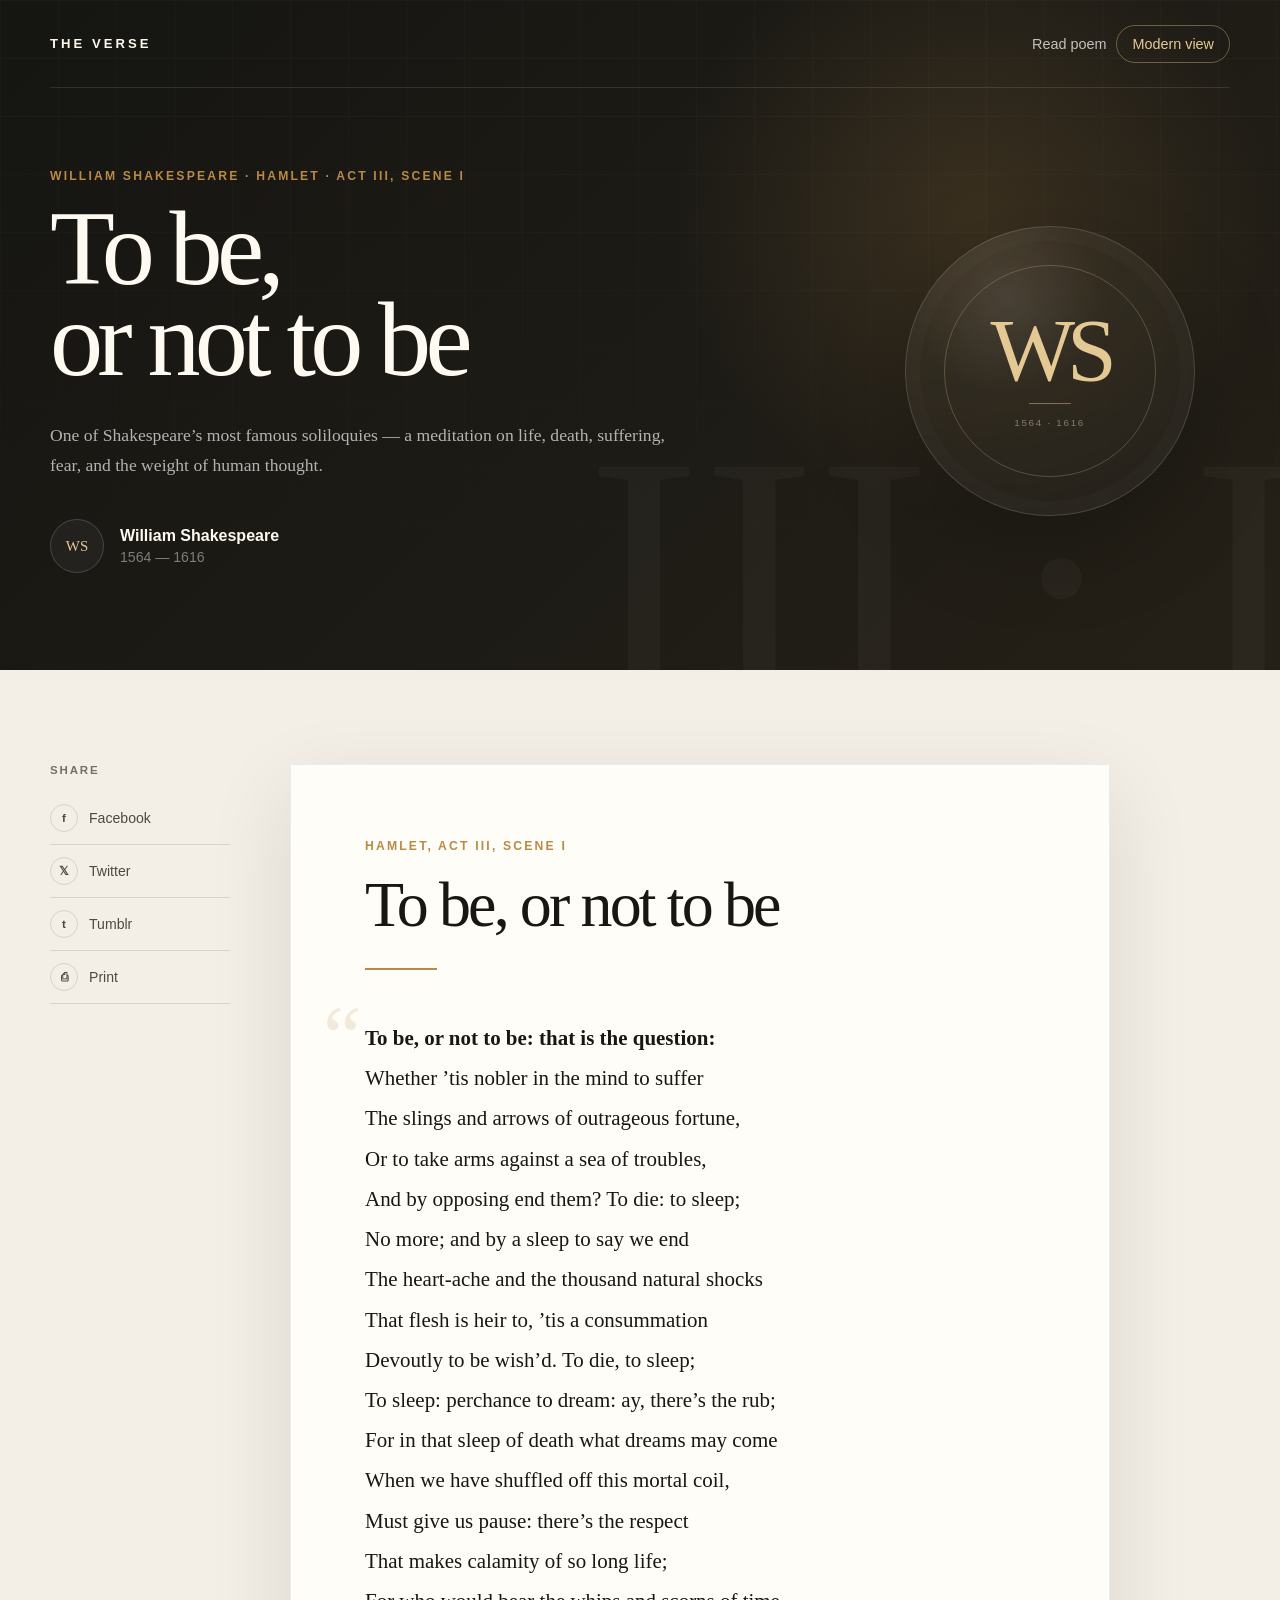
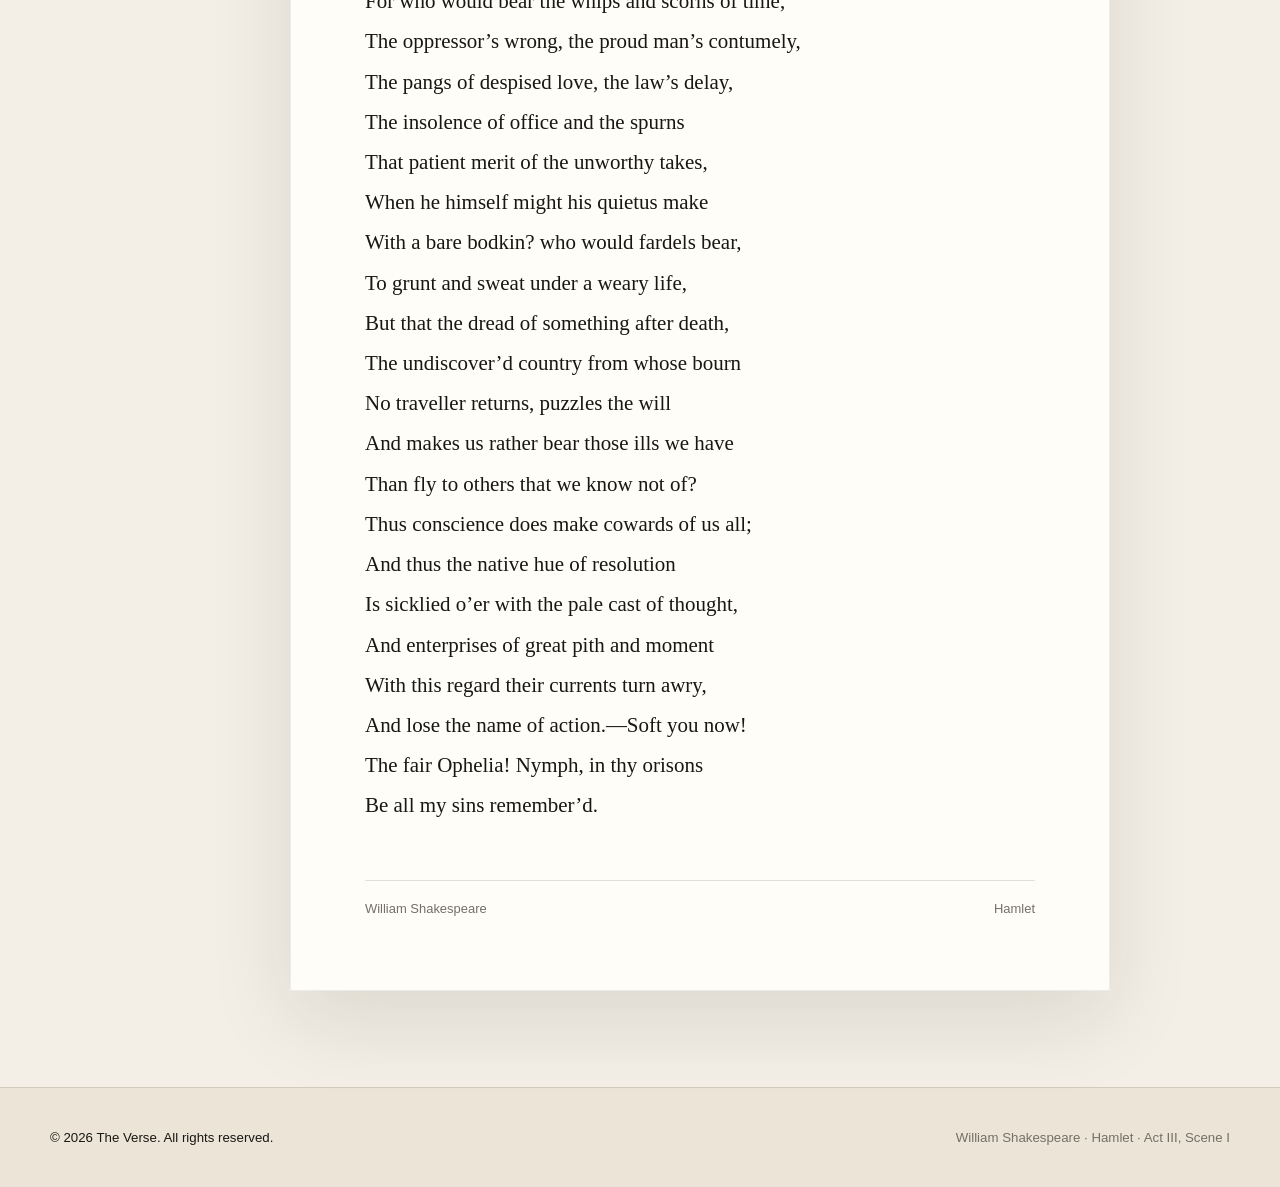
<file: index.html>
<!DOCTYPE html>
<html lang="en">
<head>
  <meta charset="UTF-8">
  <meta name="viewport" content="width=device-width, initial-scale=1.0">
  <meta name="description" content="Hamlet, Act III, Scene I — To be, or not to be by William Shakespeare">
  <title>Hamlet — To be, or not to be</title>
  <link rel="stylesheet" href="style.css">
</head>

<body>
  <div class="top-progress" aria-hidden="true">
    <span id="topProgressBar"></span>
  </div>

  <header class="hero">
    <nav class="nav container">
      <a href="#" class="brand">THE VERSE</a>

      <div class="nav-actions">
        <a href="#poem" class="nav-link">Read poem</a>
        <a href="modern.html" class="nav-link nav-link-alt">Modern view</a>
      </div>
    </nav>

    <div class="hero-content container">
      <div class="hero-copy reveal">
        <p class="eyebrow">William Shakespeare · Hamlet · Act III, Scene I</p>

        <h1>To be,<br>or not to be</h1>

        <p class="intro">
          One of Shakespeare’s most famous soliloquies — a meditation on life,
          death, suffering, fear, and the weight of human thought.
        </p>

        <div class="author-card">
          <div class="author-mark">WS</div>
          <div>
            <p class="author-name">William Shakespeare</p>
            <p class="author-years">1564 — 1616</p>
          </div>
        </div>
      </div>

      <div class="hero-art reveal" aria-hidden="true">
        <div class="portrait-ring">
          <div class="portrait-monogram">WS</div>
          <div class="portrait-line"></div>
          <div class="portrait-years">1564 · 1616</div>
        </div>
      </div>
    </div>

    <div class="hero-number" aria-hidden="true">III · I</div>
  </header>

  <main id="poem" class="page container">
    <aside class="actions reveal" aria-label="Poem actions">
      <p class="actions-title">Share</p>

      <a href="https://www.facebook.com/sharer/sharer.php" target="_blank" rel="noopener noreferrer">
        <span class="action-icon">f</span>
        <span>Facebook</span>
      </a>

      <a href="https://twitter.com/intent/tweet" target="_blank" rel="noopener noreferrer">
        <span class="action-icon">𝕏</span>
        <span>Twitter</span>
      </a>

      <a href="https://www.tumblr.com/widgets/share/tool" target="_blank" rel="noopener noreferrer">
        <span class="action-icon">t</span>
        <span>Tumblr</span>
      </a>

      <button type="button" id="printButton" class="action-button">
        <span class="action-icon">⎙</span>
        <span>Print</span>
      </button>
    </aside>

    <article class="poem-card reveal">
      <header class="poem-heading">
        <p class="kicker">Hamlet, Act III, Scene I</p>
        <h2>To be, or not to be</h2>
        <div class="rule"></div>
      </header>

      <div class="poem-text">
        <p>
          To be, or not to be: that is the question:<br>
          Whether ’tis nobler in the mind to suffer<br>
          The slings and arrows of outrageous fortune,<br>
          Or to take arms against a sea of troubles,<br>
          And by opposing end them? To die: to sleep;<br>
          No more; and by a sleep to say we end<br>
          The heart-ache and the thousand natural shocks<br>
          That flesh is heir to, ’tis a consummation<br>
          Devoutly to be wish’d. To die, to sleep;<br>
          To sleep: perchance to dream: ay, there’s the rub;<br>
          For in that sleep of death what dreams may come<br>
          When we have shuffled off this mortal coil,<br>
          Must give us pause: there’s the respect<br>
          That makes calamity of so long life;<br>
          For who would bear the whips and scorns of time,<br>
          The oppressor’s wrong, the proud man’s contumely,<br>
          The pangs of despised love, the law’s delay,<br>
          The insolence of office and the spurns<br>
          That patient merit of the unworthy takes,<br>
          When he himself might his quietus make<br>
          With a bare bodkin? who would fardels bear,<br>
          To grunt and sweat under a weary life,<br>
          But that the dread of something after death,<br>
          The undiscover’d country from whose bourn<br>
          No traveller returns, puzzles the will<br>
          And makes us rather bear those ills we have<br>
          Than fly to others that we know not of?<br>
          Thus conscience does make cowards of us all;<br>
          And thus the native hue of resolution<br>
          Is sicklied o’er with the pale cast of thought,<br>
          And enterprises of great pith and moment<br>
          With this regard their currents turn awry,<br>
          And lose the name of action.—Soft you now!<br>
          The fair Ophelia! Nymph, in thy orisons<br>
          Be all my sins remember’d.
        </p>
      </div>

      <footer class="poem-footer">
        <span>William Shakespeare</span>
        <span>Hamlet</span>
      </footer>
    </article>
  </main>

  <div class="reading-progress" id="readingProgress" aria-label="Reading progress">
    <svg viewBox="0 0 64 64" class="progress-ring" aria-hidden="true">
      <circle class="progress-track" cx="32" cy="32" r="27"></circle>
      <circle class="progress-value" cx="32" cy="32" r="27"></circle>
    </svg>

    <div class="progress-number">
      <span id="progressPercent">0</span><small>%</small>
    </div>

    <span class="progress-label">READ</span>
  </div>

  <footer class="site-footer">
    <div class="container footer-content">
      <p>© 2026 The Verse. All rights reserved.</p>
      <p class="muted">William Shakespeare · Hamlet · Act III, Scene I</p>
    </div>
  </footer>

  <script src="script.js"></script>
</body>
</html>
</file>
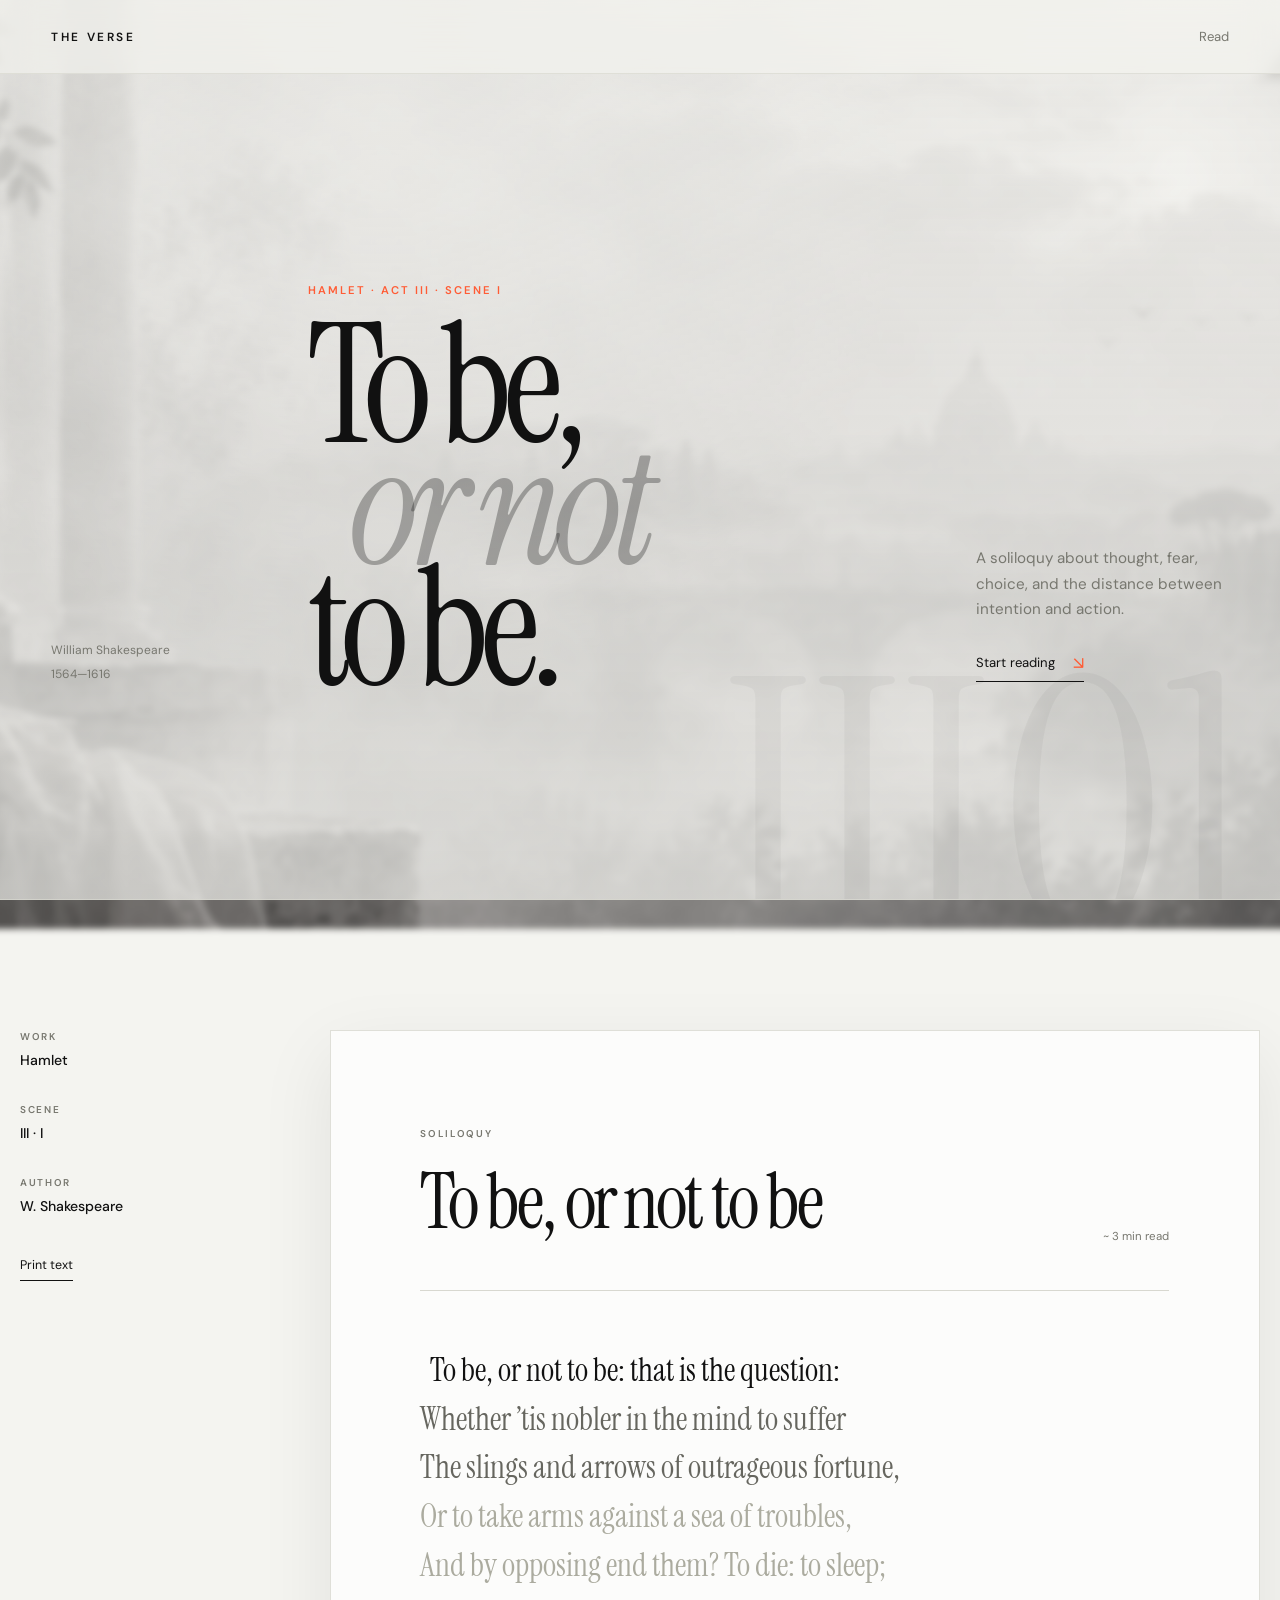
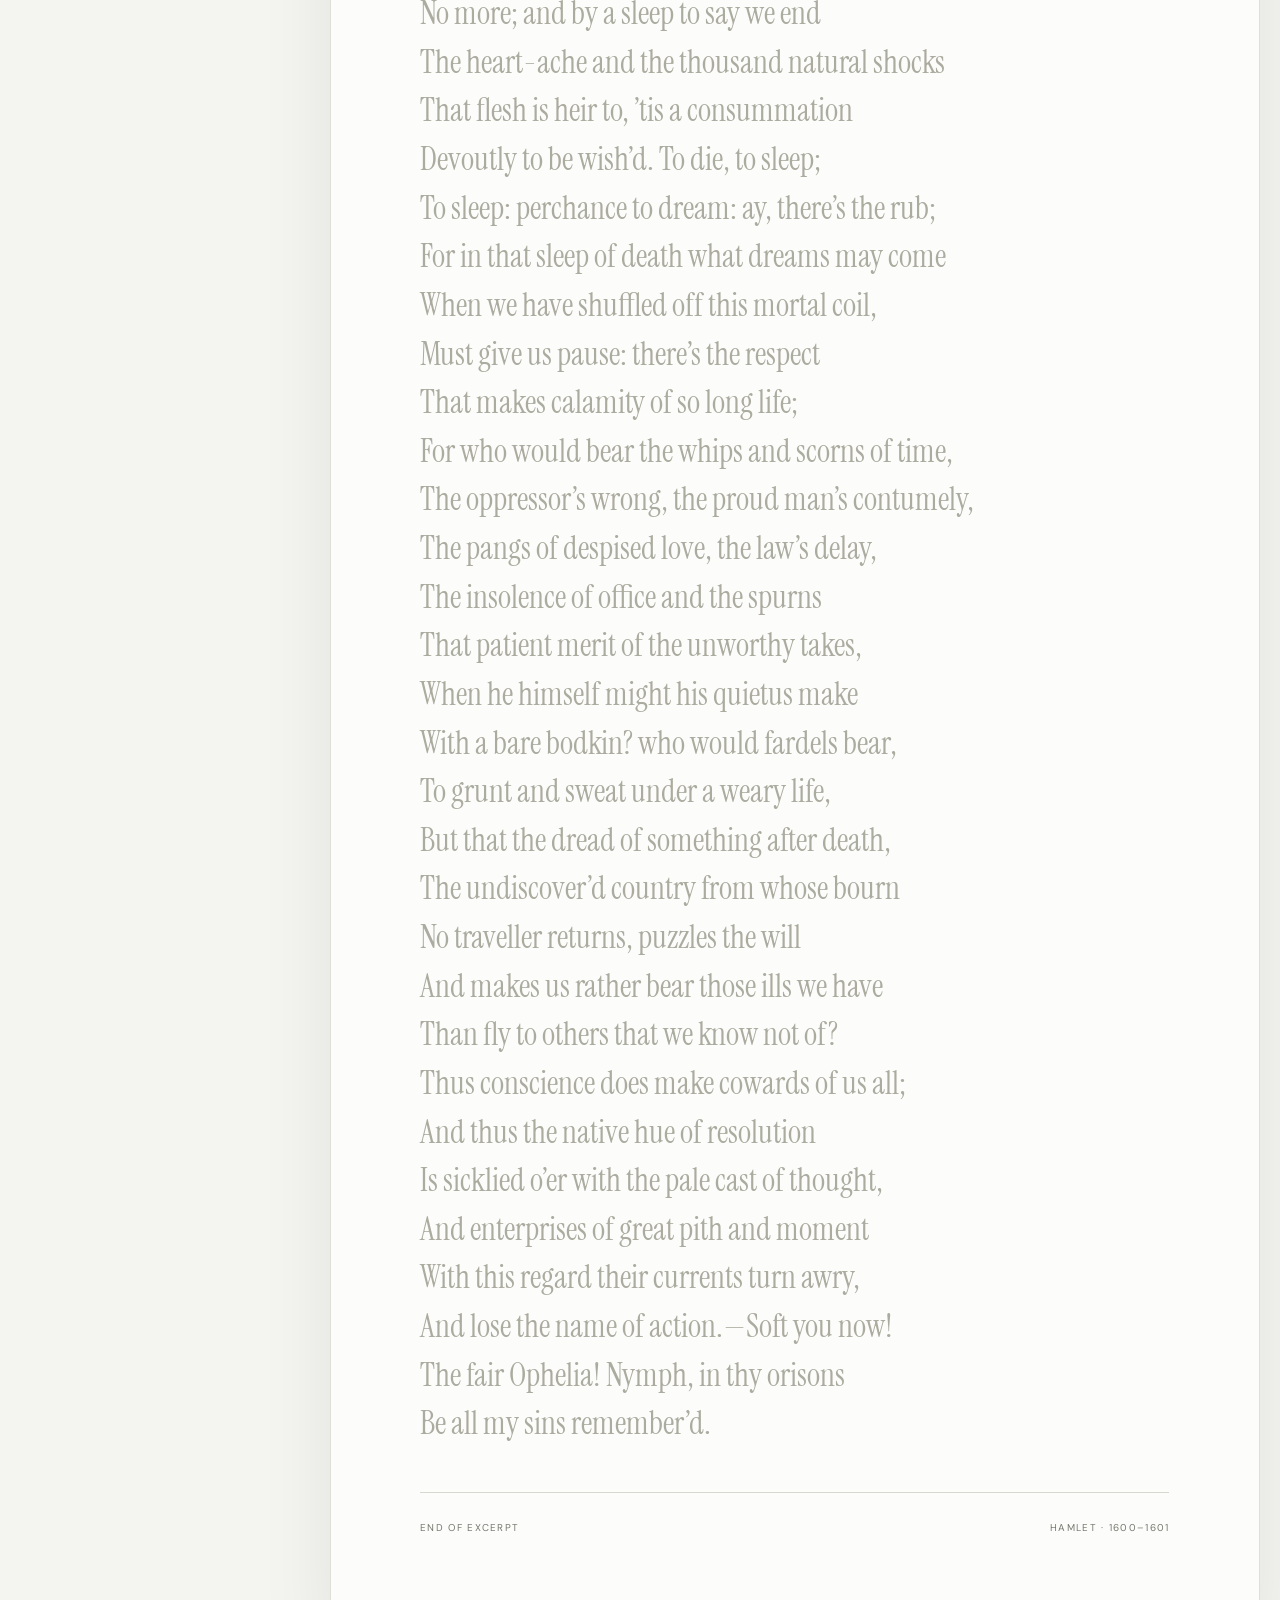
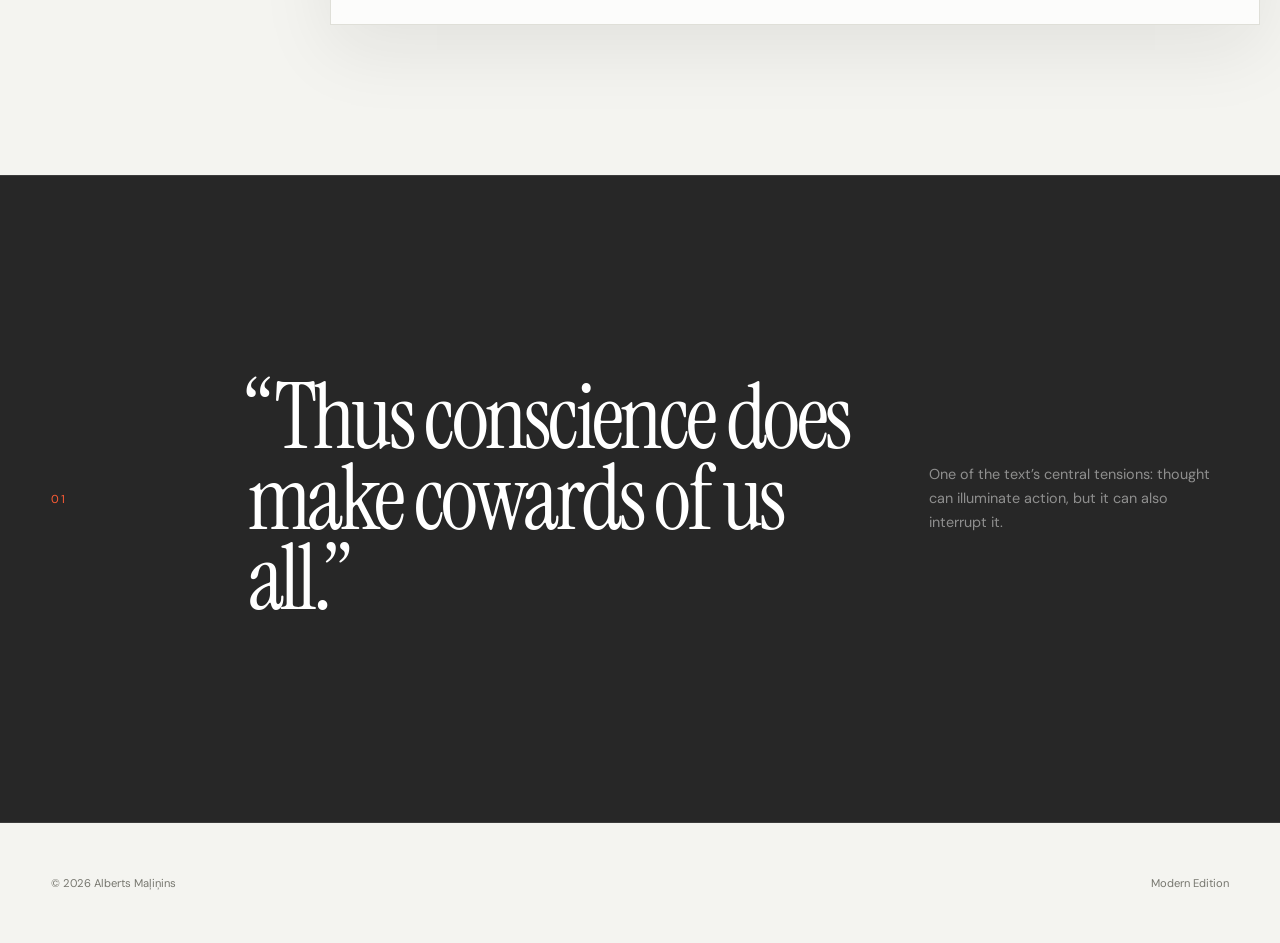
<file: modern.html>
<!DOCTYPE html>
<html lang="en">
<head>
  <meta charset="UTF-8">
  <meta name="viewport" content="width=device-width, initial-scale=1.0">
  <meta name="description" content="Hamlet, Act III, Scene I — a modern editorial reading experience.">
  <title>Hamlet — Modern Edition</title>
  <link rel="stylesheet" href="modern.css">
</head>
<body>
<div class="page-progress" aria-hidden="true">
    <span id="pageProgress"></span>
  </div>

  <header class="topbar">
    <a class="brand" href="#">THE VERSE</a>

    <nav class="topnav">
      <a href="#poem">Read</a>
    </nav>
  </header>

  <main>
    <section class="hero-modern">
      <div class="hero-grid">
        <div class="hero-meta reveal">
          <span>William Shakespeare</span>
          <span>1564—1616</span>
        </div>

        <div class="hero-title reveal">
          <p class="section-label">HAMLET · ACT III · SCENE I</p>
          <h1>
            <span>To be,</span>
            <span class="muted-line">or not</span>
            <span>to be.</span>
          </h1>
        </div>

        <div class="hero-note reveal">
          <p>
            A soliloquy about thought, fear, choice, and the distance
            between intention and action.
          </p>

          <a href="#poem" class="read-link">
            Start reading
            <span>↘</span>
          </a>
        </div>
      </div>

      <div class="hero-index" aria-hidden="true">
        <span>III</span>
        <span>01</span>
      </div>
    </section>

    <section id="poem" class="poem-section">
      <aside class="poem-sidebar reveal">
        <div>
          <span class="sidebar-label">WORK</span>
          <strong>Hamlet</strong>
        </div>

        <div>
          <span class="sidebar-label">SCENE</span>
          <strong>III · I</strong>
        </div>

        <div>
          <span class="sidebar-label">AUTHOR</span>
          <strong>W. Shakespeare</strong>
        </div>

        <button id="printButton" class="print-button" type="button">
          Print text
        </button>
      </aside>

      <article class="poem-panel reveal">
        <header class="poem-header">
          <div>
            <span class="eyebrow">SOLILOQUY</span>
            <h2>To be, or not to be</h2>
          </div>

          <span class="read-time">~ 3 min read</span>
        </header>

        <div class="poem-copy" id="poemCopy">
          <p>To be, or not to be: that is the question:</p>
          <p>Whether ’tis nobler in the mind to suffer</p>
          <p>The slings and arrows of outrageous fortune,</p>
          <p>Or to take arms against a sea of troubles,</p>
          <p>And by opposing end them? To die: to sleep;</p>
          <p>No more; and by a sleep to say we end</p>
          <p>The heart-ache and the thousand natural shocks</p>
          <p>That flesh is heir to, ’tis a consummation</p>
          <p>Devoutly to be wish’d. To die, to sleep;</p>
          <p>To sleep: perchance to dream: ay, there’s the rub;</p>
          <p>For in that sleep of death what dreams may come</p>
          <p>When we have shuffled off this mortal coil,</p>
          <p>Must give us pause: there’s the respect</p>
          <p>That makes calamity of so long life;</p>
          <p>For who would bear the whips and scorns of time,</p>
          <p>The oppressor’s wrong, the proud man’s contumely,</p>
          <p>The pangs of despised love, the law’s delay,</p>
          <p>The insolence of office and the spurns</p>
          <p>That patient merit of the unworthy takes,</p>
          <p>When he himself might his quietus make</p>
          <p>With a bare bodkin? who would fardels bear,</p>
          <p>To grunt and sweat under a weary life,</p>
          <p>But that the dread of something after death,</p>
          <p>The undiscover’d country from whose bourn</p>
          <p>No traveller returns, puzzles the will</p>
          <p>And makes us rather bear those ills we have</p>
          <p>Than fly to others that we know not of?</p>
          <p>Thus conscience does make cowards of us all;</p>
          <p>And thus the native hue of resolution</p>
          <p>Is sicklied o’er with the pale cast of thought,</p>
          <p>And enterprises of great pith and moment</p>
          <p>With this regard their currents turn awry,</p>
          <p>And lose the name of action.—Soft you now!</p>
          <p>The fair Ophelia! Nymph, in thy orisons</p>
          <p>Be all my sins remember’d.</p>
        </div>

        <footer class="poem-end">
          <span>END OF EXCERPT</span>
          <span>HAMLET · 1600–1601</span>
        </footer>
      </article>
    </section>

    <section class="quote-section reveal">
      <p class="quote-index">01</p>

      <blockquote>
        “Thus conscience does make cowards of us all.”
      </blockquote>

      <p class="quote-note">
        One of the text’s central tensions: thought can illuminate action,
        but it can also interrupt it.
      </p>
    </section>
  </main>

  <footer class="footer">
    <span>© 2026 Alberts Maļiņins</span>
    <span>Modern Edition</span>
  </footer>

  <script src="modern.js"></script>
</body>
</html>
</file>
<file: style.css>
/* =========================
   Base
   ========================= */

:root {
  --ink: #171713;
  --paper: #f4efe6;
  --paper-card: #fffdf8;
  --muted: #746f67;
  --gold: #b98a46;
  --gold-soft: #e5c994;
  --border: rgba(23, 23, 19, 0.13);
  --hero: #151511;
  --hero-2: #252017;
  --white: #fffaf1;
  --shadow: 0 28px 80px rgba(31, 27, 21, 0.11);
}

* {
  box-sizing: border-box;
}

html {
  scroll-behavior: smooth;
}

body {
  margin: 0;
  color: var(--ink);
  background: var(--paper);
  font-family: Inter, ui-sans-serif, -apple-system, BlinkMacSystemFont, "Segoe UI", sans-serif;
}

a {
  color: inherit;
}

button,
a {
  -webkit-tap-highlight-color: transparent;
}

.container {
  width: min(1180px, calc(100% - 40px));
  margin-inline: auto;
}


/* =========================
   Reading progress
   ========================= */

.top-progress {
  position: fixed;
  inset: 0 0 auto 0;
  z-index: 100;
  height: 3px;
  pointer-events: none;
}

.top-progress span {
  display: block;
  width: 0;
  height: 100%;
  background: var(--gold);
}

.reading-progress {
  position: fixed;
  right: 28px;
  top: 50%;
  z-index: 80;
  width: 70px;
  height: 92px;
  opacity: 0;
  transform: translateY(-50%) translateX(12px);
  transition: opacity .3s ease, transform .3s ease;
  pointer-events: none;
}

.reading-progress.visible {
  opacity: 1;
  transform: translateY(-50%) translateX(0);
}

.progress-ring {
  position: absolute;
  top: 0;
  left: 3px;
  width: 64px;
  height: 64px;
  transform: rotate(-90deg);
  filter: drop-shadow(0 10px 18px rgba(23, 23, 19, 0.08));
}

.progress-track,
.progress-value {
  fill: none;
  stroke-width: 2.4;
}

.progress-track {
  stroke: rgba(23, 23, 19, 0.12);
}

.progress-value {
  stroke: var(--gold);
  stroke-linecap: round;
}

.progress-number {
  position: absolute;
  top: 21px;
  left: 0;
  width: 70px;
  text-align: center;
  font-family: Georgia, "Times New Roman", serif;
  font-size: 1rem;
}

.progress-number small {
  margin-left: 1px;
  color: var(--muted);
  font-family: Inter, sans-serif;
  font-size: .5rem;
}

.progress-label {
  position: absolute;
  top: 72px;
  left: 0;
  width: 70px;
  text-align: center;
  color: var(--muted);
  font-size: .52rem;
  font-weight: 800;
  letter-spacing: .18em;
}


/* =========================
   Hero
   ========================= */

.hero {
  position: relative;
  min-height: 670px;
  overflow: hidden;
  color: var(--white);
  background:
    radial-gradient(circle at 76% 32%, rgba(185, 138, 70, 0.18), transparent 28%),
    linear-gradient(135deg, var(--hero) 0%, #1d1b16 54%, var(--hero-2) 100%);
}

.hero::before {
  content: "";
  position: absolute;
  inset: 0;
  pointer-events: none;
  background-image:
    linear-gradient(rgba(255, 255, 255, .022) 1px, transparent 1px),
    linear-gradient(90deg, rgba(255, 255, 255, .022) 1px, transparent 1px);
  background-size: 58px 58px;
  mask-image: linear-gradient(to bottom, black 15%, transparent 100%);
}

.nav {
  position: relative;
  z-index: 4;
  min-height: 88px;
  display: flex;
  align-items: center;
  justify-content: space-between;
  border-bottom: 1px solid rgba(255, 255, 255, .11);
}

.brand {
  text-decoration: none;
  font-size: .82rem;
  font-weight: 800;
  letter-spacing: .23em;
}

.nav-link {
  color: rgba(255, 255, 255, .72);
  text-decoration: none;
  font-size: .9rem;
  transition: color .2s ease;
}

.nav-link:hover {
  color: white;
}

.hero-content {
  position: relative;
  z-index: 3;
  min-height: 580px;
  display: grid;
  grid-template-columns: minmax(0, 1.35fr) minmax(260px, .65fr);
  gap: 70px;
  align-items: center;
  padding-top: 62px;
  padding-bottom: 76px;
}

.eyebrow,
.kicker {
  margin: 0 0 20px;
  color: var(--gold);
  font-size: .76rem;
  font-weight: 800;
  letter-spacing: .18em;
  text-transform: uppercase;
}

.hero h1 {
  margin: 0;
  font-family: Georgia, "Times New Roman", serif;
  font-size: clamp(4.4rem, 8.3vw, 8.3rem);
  font-weight: 400;
  letter-spacing: -.055em;
  line-height: .86;
}

.intro {
  max-width: 630px;
  margin: 34px 0 0;
  color: rgba(255, 255, 255, .67);
  font-family: Georgia, "Times New Roman", serif;
  font-size: 1.1rem;
  line-height: 1.75;
}

.author-card {
  display: flex;
  align-items: center;
  gap: 16px;
  margin-top: 38px;
}

.author-mark {
  width: 54px;
  height: 54px;
  display: grid;
  place-items: center;
  border: 1px solid rgba(255, 255, 255, .16);
  border-radius: 50%;
  background: rgba(255, 255, 255, .045);
  color: var(--gold-soft);
  font-family: Georgia, serif;
  font-size: .93rem;
}

.author-name,
.author-years {
  margin: 0;
}

.author-name {
  font-weight: 700;
}

.author-years {
  margin-top: 4px;
  color: rgba(255, 255, 255, .43);
  font-size: .88rem;
}

.hero-art {
  display: flex;
  justify-content: center;
  align-items: center;
}

.portrait-ring {
  position: relative;
  width: min(26vw, 290px);
  min-width: 220px;
  aspect-ratio: 1;
  display: grid;
  place-items: center;
  align-content: center;
  border-radius: 50%;
  border: 1px solid rgba(255, 255, 255, .16);
  background:
    radial-gradient(circle at 35% 25%, rgba(255, 255, 255, .085), transparent 34%),
    rgba(255, 255, 255, .025);
  box-shadow:
    inset 0 0 0 14px rgba(255, 255, 255, .015),
    0 30px 90px rgba(0, 0, 0, .22);
  backdrop-filter: blur(3px);
}

.portrait-ring::after {
  content: "";
  position: absolute;
  width: 73%;
  aspect-ratio: 1;
  border-radius: 50%;
  border: 1px solid rgba(229, 201, 148, .25);
}

.portrait-monogram {
  position: relative;
  z-index: 2;
  color: var(--gold-soft);
  font-family: Georgia, "Times New Roman", serif;
  font-size: clamp(4rem, 7vw, 6.4rem);
  letter-spacing: -.09em;
  line-height: .8;
}

.portrait-line {
  position: relative;
  z-index: 2;
  width: 42px;
  height: 1px;
  margin: 18px 0 13px;
  background: rgba(229, 201, 148, .46);
}

.portrait-years {
  position: relative;
  z-index: 2;
  color: rgba(255, 255, 255, .40);
  font-size: .61rem;
  letter-spacing: .18em;
}

.hero-number {
  position: absolute;
  right: -26px;
  bottom: -45px;
  color: rgba(255, 255, 255, .033);
  font-family: Georgia, serif;
  font-size: clamp(12rem, 27vw, 27rem);
  line-height: .8;
  user-select: none;
}


/* =========================
   Main content
   ========================= */

.page {
  display: grid;
  grid-template-columns: 180px minmax(0, 1fr);
  gap: 60px;
  padding-top: 94px;
  padding-bottom: 96px;
}

.actions {
  position: sticky;
  top: 28px;
  align-self: start;
}

.actions-title {
  margin: 0 0 16px;
  color: var(--muted);
  font-size: .72rem;
  font-weight: 800;
  letter-spacing: .16em;
  text-transform: uppercase;
}

.actions a,
.action-button {
  width: 100%;
  display: flex;
  align-items: center;
  gap: 11px;
  padding: 12px 0;
  border: 0;
  border-bottom: 1px solid var(--border);
  background: transparent;
  color: #4c4943;
  font: inherit;
  font-size: .88rem;
  text-align: left;
  text-decoration: none;
  cursor: pointer;
  transition: color .2s ease, transform .2s ease;
}

.actions a:hover,
.action-button:hover {
  color: var(--ink);
  transform: translateX(4px);
}

.action-icon {
  width: 28px;
  height: 28px;
  display: grid;
  place-items: center;
  flex: 0 0 28px;
  border: 1px solid var(--border);
  border-radius: 50%;
  font-size: .72rem;
  font-weight: 800;
}

.poem-card {
  max-width: 820px;
  padding: clamp(34px, 6vw, 74px);
  background: var(--paper-card);
  border: 1px solid rgba(23, 23, 19, .075);
  box-shadow: var(--shadow);
}

.poem-heading h2 {
  margin: 0;
  font-family: Georgia, "Times New Roman", serif;
  font-size: clamp(2.7rem, 5vw, 4.6rem);
  font-weight: 400;
  letter-spacing: -.045em;
  line-height: 1;
}

.rule {
  width: 72px;
  height: 2px;
  margin-top: 31px;
  background: var(--gold);
}

.poem-text {
  position: relative;
  margin-top: 48px;
}

.poem-text::before {
  content: "“";
  position: absolute;
  left: -42px;
  top: -24px;
  color: rgba(185, 138, 70, .17);
  font-family: Georgia, serif;
  font-size: 5.4rem;
  line-height: 1;
  pointer-events: none;
}

.poem-text p {
  margin: 0;
  font-family: Georgia, "Times New Roman", serif;
  font-size: clamp(1.05rem, 1.9vw, 1.31rem);
  line-height: 1.92;
}

.poem-text p::first-line {
  font-weight: 700;
}

.poem-footer {
  display: flex;
  justify-content: space-between;
  gap: 20px;
  margin-top: 54px;
  padding-top: 20px;
  border-top: 1px solid var(--border);
  color: var(--muted);
  font-size: .81rem;
}


/* =========================
   Reveal animation
   ========================= */

.reveal {
  opacity: 0;
  transform: translateY(22px);
  transition:
    opacity .75s cubic-bezier(.22, 1, .36, 1),
    transform .75s cubic-bezier(.22, 1, .36, 1);
}

.reveal.is-visible {
  opacity: 1;
  transform: translateY(0);
}


/* =========================
   Footer
   ========================= */

.site-footer {
  padding: 42px 0;
  border-top: 1px solid var(--border);
  background: #ece4d7;
}

.footer-content {
  display: flex;
  align-items: center;
  justify-content: space-between;
  gap: 24px;
}

.site-footer p {
  margin: 0;
  font-size: .83rem;
}

.site-footer .muted {
  color: var(--muted);
}


/* =========================
   Responsive
   ========================= */

@media (max-width: 1030px) {
  .hero-content {
    grid-template-columns: 1fr 300px;
    gap: 35px;
  }

  .reading-progress {
    right: 9px;
    transform: translateY(-50%) scale(.84);
    transform-origin: right center;
  }

  .reading-progress.visible {
    transform: translateY(-50%) scale(.84);
  }
}

@media (max-width: 850px) {
  .hero-content {
    grid-template-columns: 1fr;
  }

  .hero-art {
    position: absolute;
    right: 10px;
    bottom: 48px;
    opacity: .22;
  }

  .portrait-ring {
    min-width: 210px;
  }

  .page {
    grid-template-columns: 1fr;
    gap: 30px;
    padding-top: 56px;
  }

  .actions {
    position: static;
    display: flex;
    flex-wrap: wrap;
    gap: 8px;
  }

  .actions-title {
    width: 100%;
  }

  .actions a,
  .action-button {
    width: auto;
    padding: 9px 12px;
    border: 1px solid var(--border);
    border-radius: 999px;
  }

  .actions a:hover,
  .action-button:hover {
    transform: none;
  }

  .actions a span:last-child,
  .action-button span:last-child {
    display: none;
  }
}

@media (max-width: 620px) {
  .container {
    width: min(100% - 26px, 1180px);
  }

  .nav {
    min-height: 70px;
  }

  .hero {
    min-height: auto;
  }

  .hero-content {
    min-height: auto;
    padding-top: 76px;
    padding-bottom: 78px;
  }

  .hero h1 {
    font-size: clamp(3.7rem, 18vw, 5.5rem);
  }

  .intro {
    font-size: 1rem;
  }

  .hero-art {
    display: none;
  }

  .reading-progress {
    display: none;
  }

  .poem-card {
    padding: 30px 22px;
  }

  .poem-text::before {
    left: -12px;
    top: -29px;
    font-size: 4rem;
  }

  .poem-text p {
    font-size: 1rem;
    line-height: 1.85;
  }

  .poem-footer,
  .footer-content {
    flex-direction: column;
    align-items: flex-start;
  }
}


/* =========================
   Reduced motion
   ========================= */

@media (prefers-reduced-motion: reduce) {
  html {
    scroll-behavior: auto;
  }

  .reveal,
  .reading-progress,
  .progress-value,
  .top-progress span {
    transition: none !important;
  }

  .reveal {
    opacity: 1;
    transform: none;
  }
}


/* =========================
   Print
   ========================= */

@media print {
  .hero,
  .actions,
  .reading-progress,
  .top-progress,
  .site-footer {
    display: none !important;
  }

  body {
    background: white;
  }

  .page {
    display: block;
    width: 100%;
    padding: 0;
  }

  .poem-card {
    max-width: none;
    padding: 0;
    border: 0;
    box-shadow: none;
  }
}


.nav-actions {
  display: flex;
  align-items: center;
  gap: 10px;
}

.nav-link-alt {
  padding: 10px 15px;
  border: 1px solid rgba(229, 201, 148, .38);
  border-radius: 999px;
  color: var(--gold-soft);
}

.nav-link-alt:hover {
  color: #171713;
  background: var(--gold-soft);
  border-color: var(--gold-soft);
}

@media (max-width: 620px) {
  .nav-actions {
    gap: 6px;
  }

  .nav-link-alt {
    padding: 8px 10px;
    font-size: .78rem;
  }
}
</file>
<file: modern.css>
@import url('https://fonts.googleapis.com/css2?family=DM+Sans:wght@400;500;600&family=Instrument+Serif:ital@0;1&display=swap');

:root {
  --bg: #f4f4f0;
  --surface: #ffffff;
  --ink: #111111;
  --muted: #77776f;
  --line: #d8d8d0;
  --accent: #ff5c35;
}

* {
  box-sizing: border-box;
}

html {
  scroll-behavior: smooth;
  background: #f4f4f0;
}

body {
  --bg-saturation: 0.25;

  margin: 0;
  position: relative;
  isolation: isolate;

  color: var(--ink);
  font-family: "DM Sans", sans-serif;

  overflow-x: hidden;
  background: transparent;
}


/* =========================
   Dynamic misty background
   ========================= */

/* Image layer */
body::before {
  content: "";

  position: fixed;
  inset: -15px;

  z-index: -2;

  background:
    url("attels1.png")
    center center / cover no-repeat;

  filter:
    blur(3px)
    saturate(var(--bg-saturation))
    contrast(0.96);

  transform: scale(1.03);

  pointer-events: none;
  will-change: filter;
}

/* Fog layer */
body::after {
  content: "";

  position: fixed;
  inset: 0;

  z-index: -1;

  background:
    linear-gradient(
      to bottom,
      rgba(244, 244, 240, 0.72) 0%,
      rgba(244, 244, 240, 0.58) 45%,
      rgba(244, 244, 240, 0.68) 100%
    ),
    radial-gradient(
      circle at 30% 20%,
      rgba(255, 255, 255, 0.24),
      transparent 45%
    );

  pointer-events: none;
}

a {
  color: inherit;
}

/* =========================
   Progress bar
   ========================= */

.page-progress {
  position: fixed;
  top: 0;
  left: 0;
  right: 0;
  height: 3px;
  z-index: 100;
}

.page-progress span {
  display: block;
  width: 0;
  height: 100%;
  background: var(--accent);
}

/* =========================
   Topbar
   ========================= */

.topbar {
  position: sticky;
  top: 0;
  height: 74px;

  display: flex;
  align-items: center;
  justify-content: space-between;

  padding: 0 clamp(18px, 4vw, 60px);

  border-bottom: 1px solid rgba(216, 216, 208, .72);

  background: rgba(244, 244, 240, .64);
  backdrop-filter: blur(16px);
}

.brand {
  font-size: .74rem;
  font-weight: 600;
  letter-spacing: .22em;
  text-decoration: none;
}

.topnav {
  display: flex;
  gap: 26px;
}

.topnav a {
  color: var(--muted);
  font-size: .82rem;
  text-decoration: none;
  transition: color .2s ease;
}

.topnav a:hover {
  color: var(--ink);
}

/* =========================
   Hero
   ========================= */

.hero-modern {
  position: relative;

  min-height: calc(100vh - 74px);

  display: grid;
  align-items: center;

  overflow: hidden;

  padding:
    clamp(70px, 10vw, 140px)
    clamp(18px, 4vw, 60px);

  border-bottom: 1px solid rgba(216, 216, 208, .72);
}

.hero-grid {
  position: relative;
  z-index: 2;

  display: grid;
  grid-template-columns:
    180px
    minmax(0, 1.4fr)
    minmax(240px, .6fr);

  gap: clamp(30px, 6vw, 90px);
  align-items: end;
}

.hero-meta {
  display: flex;
  flex-direction: column;
  gap: 8px;

  padding-bottom: 8px;

  color: var(--muted);
  font-size: .75rem;
}

.section-label {
  margin: 0 0 28px;

  color: var(--accent);

  font-size: .7rem;
  font-weight: 600;
  letter-spacing: .18em;
}

.hero-title h1 {
  margin: 0;

  font-family: "Instrument Serif", Georgia, serif;
  font-size: clamp(5.5rem, 13vw, 13rem);
  font-weight: 400;

  line-height: .73;
  letter-spacing: -.06em;
}

.hero-title h1 span {
  display: block;
}

.hero-title .muted-line {
  color: rgba(17, 17, 17, .30);
  font-style: italic;
  transform: translateX(7%);
}

.hero-note {
  max-width: 320px;
  padding-bottom: 8px;
}

.hero-note p {
  margin: 0;

  color: var(--muted);

  font-size: .95rem;
  line-height: 1.65;
}

.read-link {
  display: inline-flex;
  align-items: center;
  gap: 18px;

  margin-top: 30px;
  padding-bottom: 7px;

  border-bottom: 1px solid var(--ink);

  font-size: .82rem;
  text-decoration: none;
}

.read-link span {
  color: var(--accent);
  font-size: 1.1rem;
}

.hero-index {
  position: absolute;
  right: 2vw;
  bottom: -3vw;

  display: flex;
  gap: 10px;

  color: rgba(17, 17, 17, .035);

  font-family: "Instrument Serif", serif;
  font-size: clamp(10rem, 28vw, 28rem);
  line-height: .7;

  pointer-events: none;
}

/* =========================
   Poem layout
   ========================= */

.poem-section {
  width: min(1420px, calc(100% - 40px));
  margin: 0 auto;

  padding: 130px 0 150px;

  display: grid;
  grid-template-columns: 220px minmax(0, 1fr);

  gap: clamp(40px, 7vw, 110px);
}

.poem-sidebar {
  position: sticky;
  top: 110px;
  align-self: start;

  display: grid;
  gap: 34px;
}

.poem-sidebar > div {
  display: grid;
  gap: 8px;
}

.sidebar-label,
.eyebrow {
  color: var(--muted);

  font-size: .62rem;
  font-weight: 600;
  letter-spacing: .17em;
}

.poem-sidebar strong {
  font-size: .88rem;
  font-weight: 500;
}

.print-button {
  width: max-content;

  margin-top: 8px;
  padding: 0 0 7px;

  border: 0;
  border-bottom: 1px solid var(--ink);

  background: transparent;
  color: var(--ink);

  font: inherit;
  font-size: .78rem;

  cursor: pointer;
}

/* =========================
   Poem panel
   ========================= */

.poem-panel {
  max-width: 980px;

  padding: clamp(36px, 7vw, 90px);

  background: rgba(255, 255, 255, .70);
  border: 1px solid rgba(216, 216, 208, .82);

  box-shadow:
    0 24px 70px rgba(24, 24, 20, .08);

  backdrop-filter: blur(12px);
}

.poem-header {
  display: flex;
  justify-content: space-between;
  gap: 30px;

  padding-bottom: 38px;

  border-bottom: 1px solid var(--line);
}

.poem-header h2 {
  margin: 10px 0 0;

  font-family: "Instrument Serif", Georgia, serif;
  font-size: clamp(3.2rem, 6vw, 6rem);
  font-weight: 400;

  letter-spacing: -.04em;
}

.read-time {
  align-self: flex-end;

  padding-bottom: 8px;

  color: var(--muted);
  font-size: .72rem;
}

/* =========================
   Poem text
   ========================= */

.poem-copy {
  padding: 56px 0 44px;
}

.poem-copy p {
  margin: 0;
  padding: .17em 0;

  color: #abab9f;

  font-family: "Instrument Serif", Georgia, serif;
  font-size: clamp(1.55rem, 2.5vw, 2.5rem);

  line-height: 1.18;

  transition:
    color .3s ease,
    transform .3s ease;
}

.poem-copy p.is-active {
  color: var(--ink);
  transform: translateX(10px);
}

.poem-copy p.is-near {
  color: #66665f;
}

.poem-end {
  display: flex;
  justify-content: space-between;
  gap: 18px;

  padding-top: 28px;

  border-top: 1px solid var(--line);

  color: var(--muted);

  font-size: .62rem;
  letter-spacing: .13em;
}

/* =========================
   Quote section
   ========================= */

.quote-section {
  min-height: 72vh;

  display: grid;
  grid-template-columns:
    120px
    minmax(0, 1fr)
    300px;

  gap: clamp(30px, 6vw, 90px);

  align-items: center;

  padding:
    120px
    clamp(18px, 4vw, 60px);

  border-top: 1px solid rgba(255, 255, 255, .10);
  border-bottom: 1px solid rgba(255, 255, 255, .10);

  background: rgba(17, 17, 17, .90);

  color: white;

  backdrop-filter: blur(8px);
}

.quote-index {
  margin: 0;

  color: var(--accent);

  font-size: .72rem;
  letter-spacing: .17em;
}

.quote-section blockquote {
  margin: 0;

  font-family: "Instrument Serif", Georgia, serif;
  font-size: clamp(3.2rem, 7vw, 7.2rem);

  line-height: .9;
  letter-spacing: -.04em;
}

.quote-note {
  margin: 0;

  color: rgba(255, 255, 255, .48);

  font-size: .9rem;
  line-height: 1.65;
}

/* =========================
   Footer
   ========================= */

.footer {
  min-height: 120px;

  display: flex;
  align-items: center;
  justify-content: space-between;

  gap: 18px;

  padding:
    0
    clamp(18px, 4vw, 60px);

  color: var(--muted);

  font-size: .7rem;
}

/* =========================
   Reveal
   ========================= */

.reveal {
  opacity: 0;
  transform: translateY(28px);

  transition:
    opacity .7s cubic-bezier(.22,1,.36,1),
    transform .7s cubic-bezier(.22,1,.36,1);
}

.reveal.visible {
  opacity: 1;
  transform: translateY(0);
}

/* =========================
   Responsive
   ========================= */

@media (max-width: 900px) {
  .hero-grid {
    grid-template-columns: 1fr;
    align-items: start;
  }

  .hero-meta {
    order: 2;
  }

  .hero-note {
    order: 3;
  }

  .poem-section {
    grid-template-columns: 1fr;
  }

  .poem-sidebar {
    position: static;

    grid-template-columns:
      repeat(3, 1fr);

    gap: 20px;
  }

  .print-button {
    grid-column: 1 / -1;
  }

  .quote-section {
    grid-template-columns: 1fr;
  }

  .quote-note {
    max-width: 420px;
  }
}

@media (max-width: 620px) {
  .hero-modern {
    min-height: auto;

    padding-top: 90px;
    padding-bottom: 90px;
  }

  .hero-title h1 {
    font-size:
      clamp(5rem, 23vw, 7rem);
  }

  .poem-section {
    width:
      min(
        100% - 24px,
        1420px
      );

    padding-top: 70px;
  }

  .poem-sidebar {
    grid-template-columns:
      1fr 1fr;
  }

  .poem-panel {
    padding: 28px 20px;
    background: rgba(255, 255, 255, .78);
  }

  .poem-header {
    display: block;
  }

  .read-time {
    display: inline-block;
    margin-top: 20px;
  }

  .poem-copy p {
    font-size:
      clamp(1.45rem, 7vw, 1.9rem);
  }

  .poem-end,
  .footer {
    flex-direction: column;
    align-items: flex-start;
  }
}

/* =========================
   Reduced motion
   ========================= */

@media (prefers-reduced-motion: reduce) {
  html {
    scroll-behavior: auto;
  }

  .reveal,
  .poem-copy p {
    transition: none !important;
  }

  .reveal {
    opacity: 1;
    transform: none;
  }
}

/* =========================
   Print
   ========================= */

@media print {
  body::before,
  body::after {
    display: none !important;
  }

  .background-image,
  .background-fog,
  .topbar,
  .page-progress,
  .hero-modern,
  .poem-sidebar,
  .quote-section,
  .footer {
    display: none !important;
  }

  .poem-section {
    display: block;
    width: 100%;
    padding: 0;
  }

  .poem-panel {
    max-width: none;

    padding: 0;

    border: 0;
    box-shadow: none;

    background: white;
  }

  .poem-copy p {
    color: #111 !important;
    transform: none !important;
  }
}
</file>
